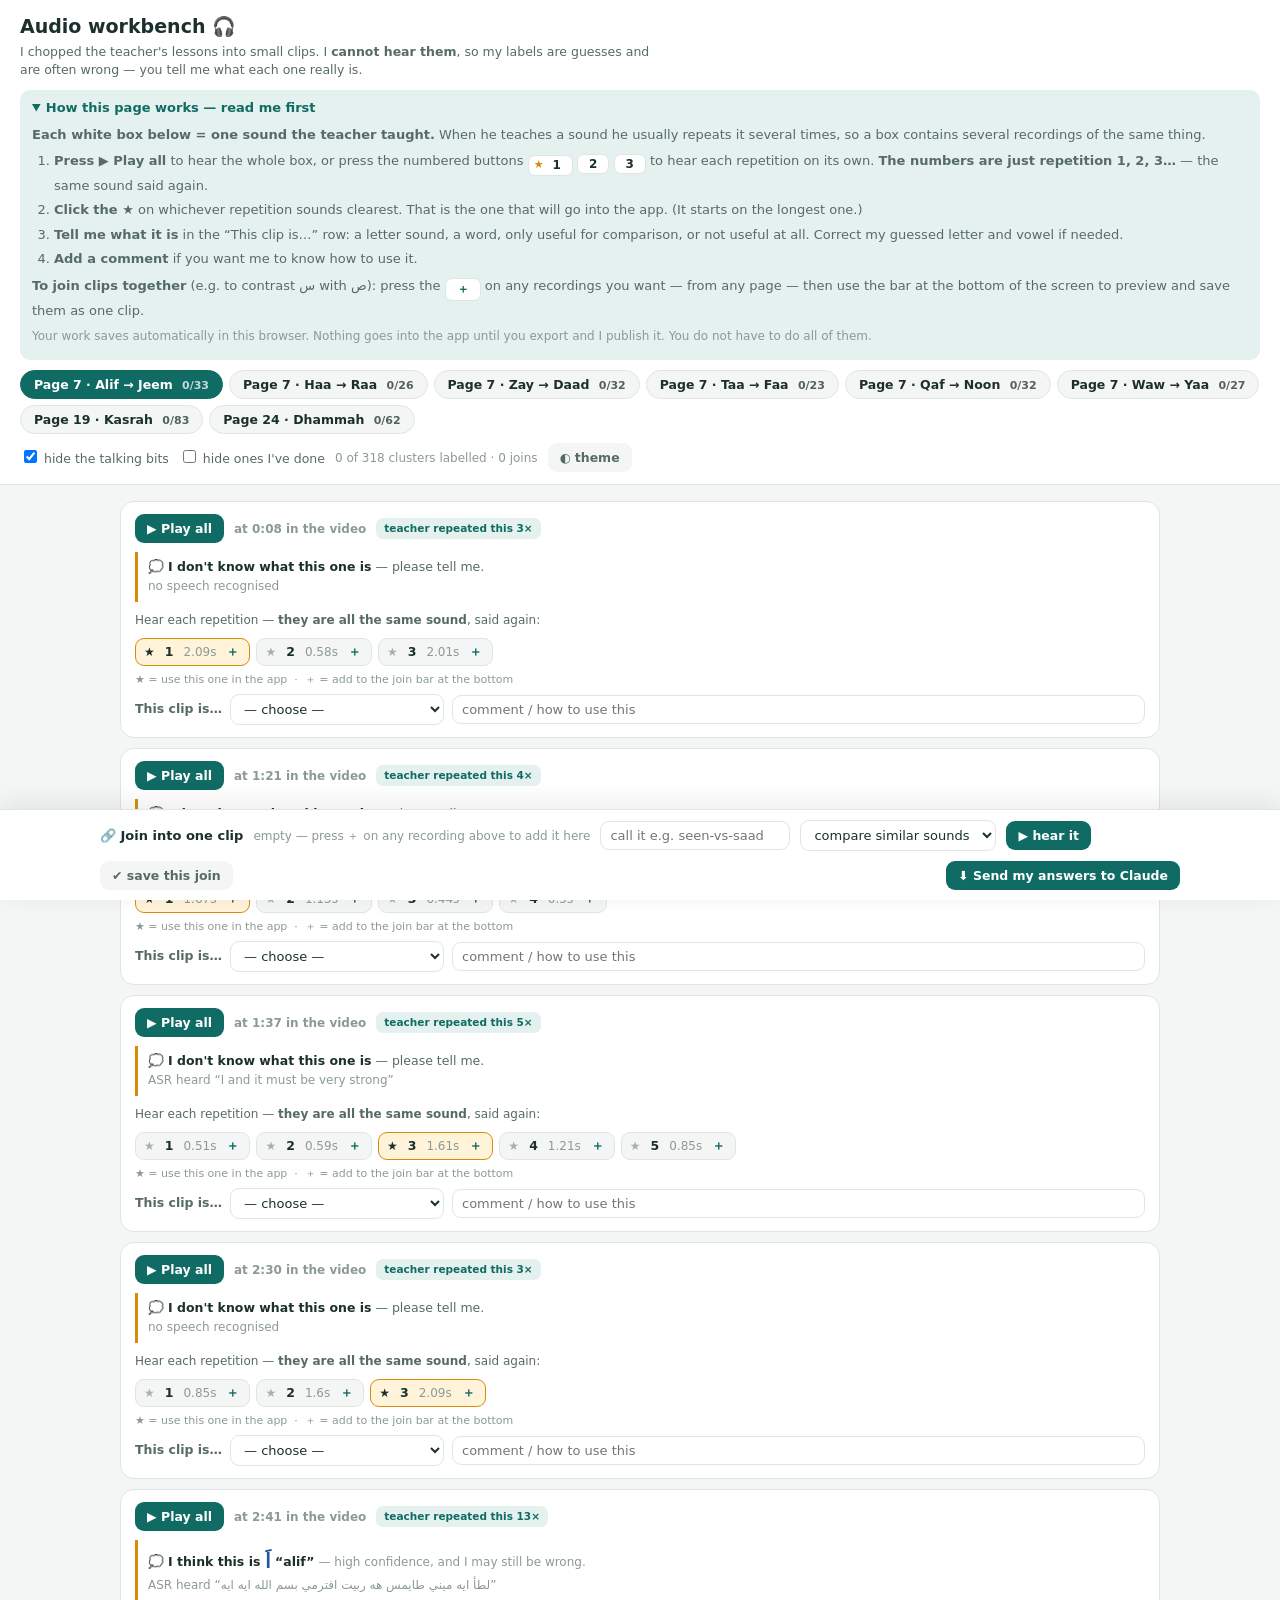
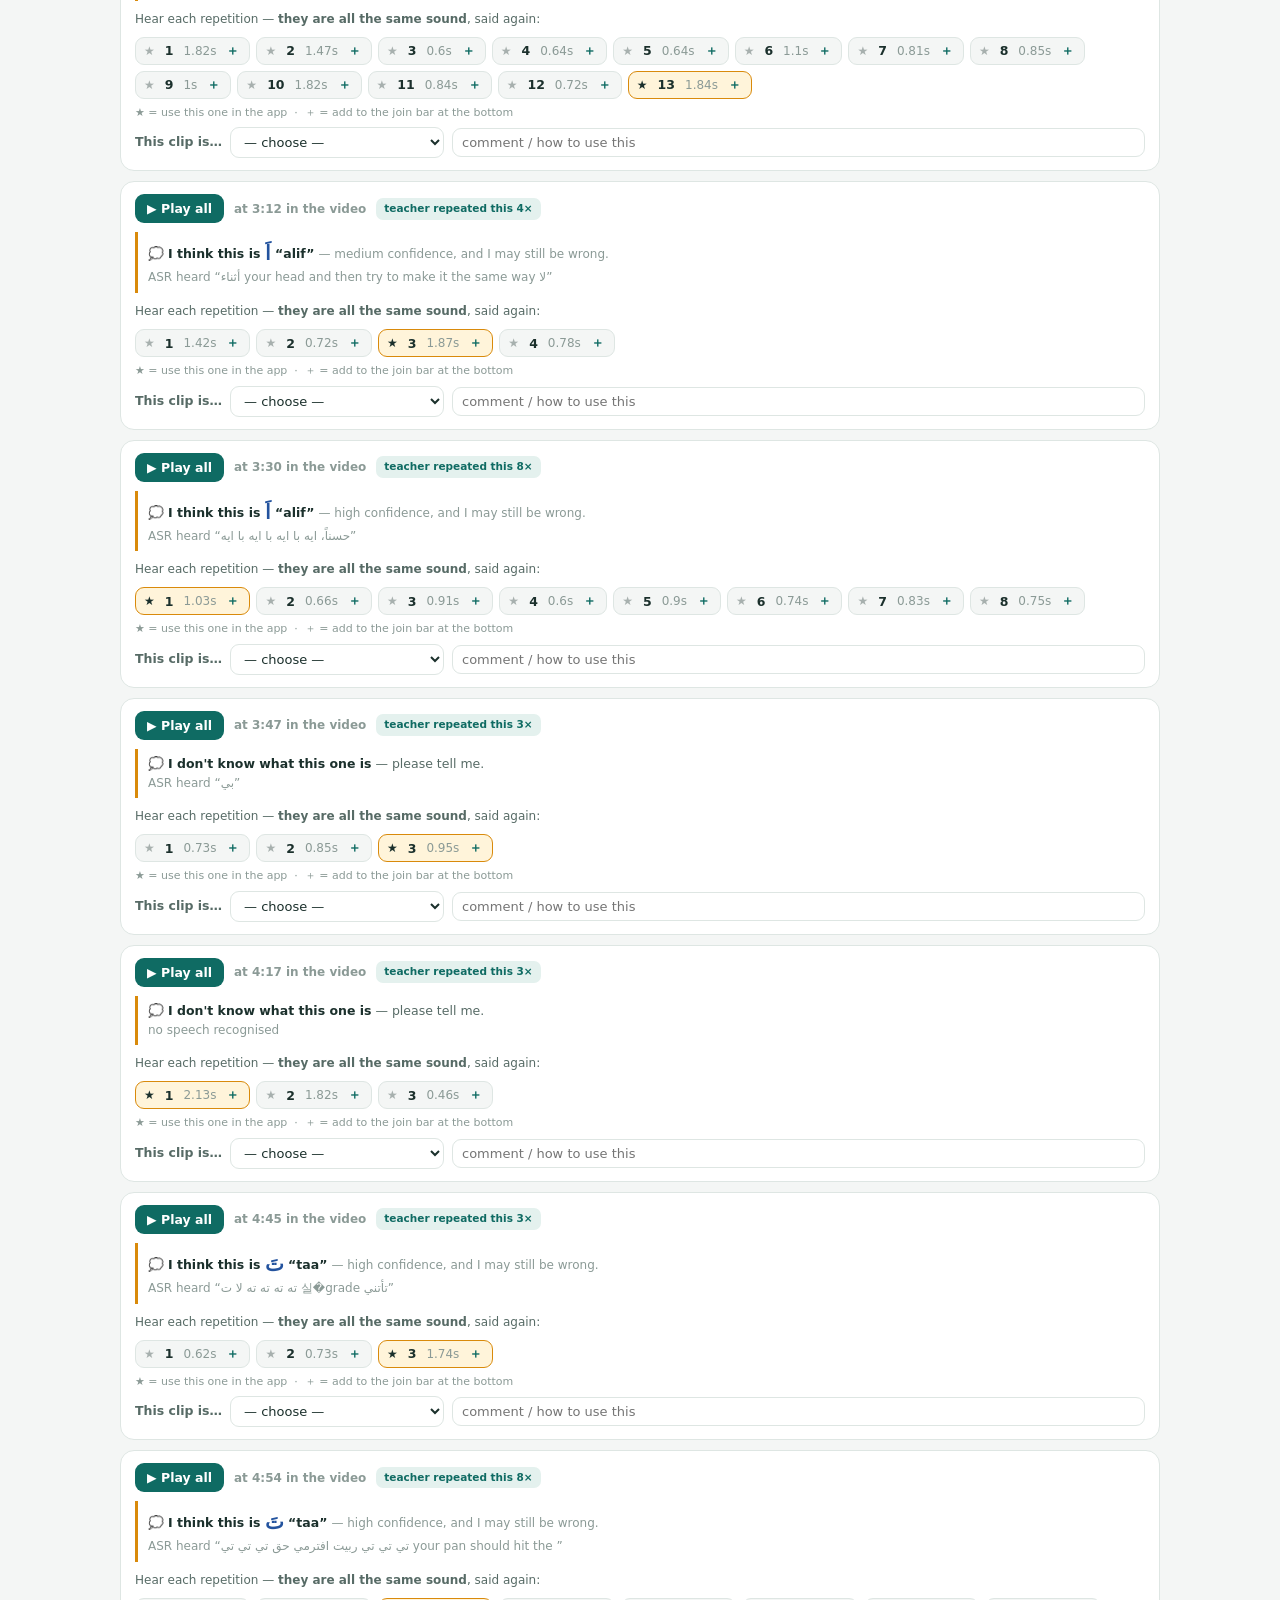
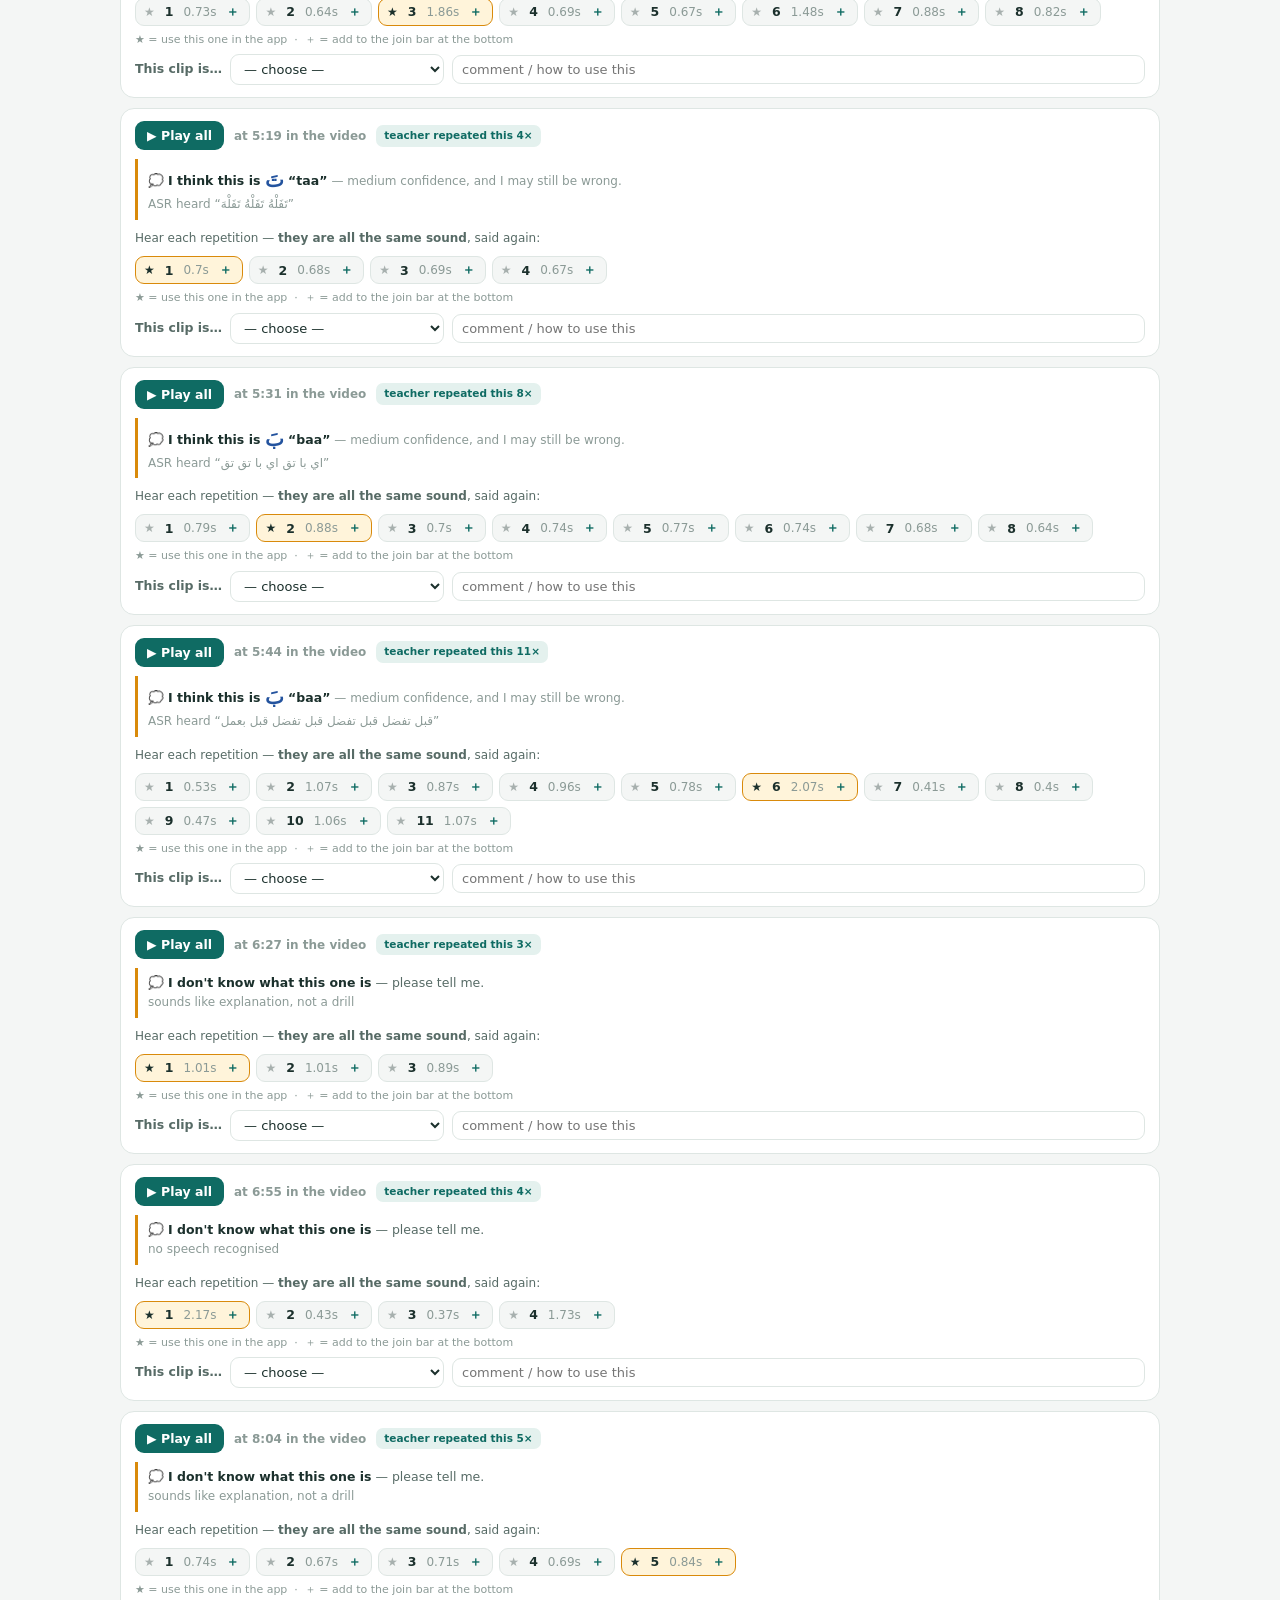
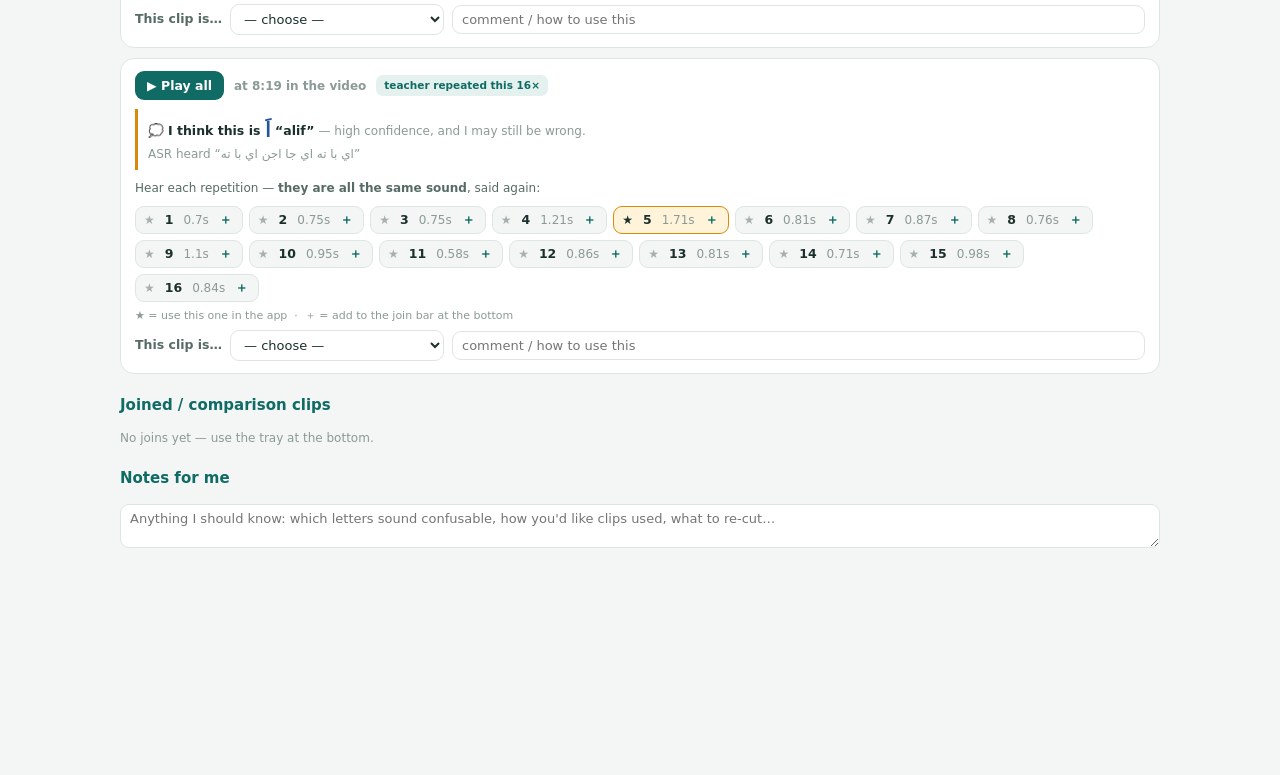
<file: pipeline/workbench.html>
<!DOCTYPE html>
<html lang="en">
<head>
<meta charset="utf-8">
<meta name="viewport" content="width=device-width, initial-scale=1">
<title>Iqra Quest — audio workbench</title>
<style>
  :root{
    --bg:#F4F6F5; --card:#fff; --ink:#1B302C; --soft:#576B66; --faint:#8B9A96;
    --line:#DEE6E3; --teal:#0F6B63; --teal-soft:#E4F1EE; --green:#2C9C63; --amber:#D98A0B;
    --red:#C0442E; --blue:#23539E; --sel:#FFF4DA;
  }
  @media (prefers-color-scheme:dark){:root{
    --bg:#0F1A18; --card:#182422; --ink:#E8F0ED; --soft:#9CB0AB; --faint:#7A8C88;
    --line:#283835; --teal:#48B9AC; --teal-soft:#12302C; --green:#4FBE84; --amber:#E9A93C;
    --red:#E8735A; --blue:#83AEEC; --sel:#33291083;}}
  :root[data-theme=dark]{--bg:#0F1A18;--card:#182422;--ink:#E8F0ED;--soft:#9CB0AB;--faint:#7A8C88;
    --line:#283835;--teal:#48B9AC;--teal-soft:#12302C;--green:#4FBE84;--amber:#E9A93C;--red:#E8735A;--blue:#83AEEC;--sel:#332910}
  *{box-sizing:border-box}
  body{margin:0;background:var(--bg);color:var(--ink);
    font-family:"Segoe UI",system-ui,-apple-system,sans-serif;line-height:1.5;font-size:15px}
  .arabic{font-family:"Noto Naskh Arabic","Traditional Arabic","Amiri",serif}
  header{position:sticky;top:0;z-index:20;background:var(--card);border-bottom:1px solid var(--line);
    padding:12px 20px}
  h1{font-size:19px;margin:0 0 2px}
  .sub{font-size:12.5px;color:var(--soft);max-width:80ch}
  .tabs{display:flex;gap:6px;flex-wrap:wrap;margin-top:10px}
  .tab{border:1px solid var(--line);background:var(--bg);color:var(--ink);border-radius:999px;
    padding:6px 13px;font-size:12.5px;font-weight:700;cursor:pointer;font-family:inherit}
  .tab.on{background:var(--teal);border-color:var(--teal);color:#fff}
  .tab .dot{font-size:11px;opacity:.75;margin-inline-start:5px}
  .toolbar{display:flex;gap:10px;align-items:center;flex-wrap:wrap;margin-top:9px;font-size:12.5px;color:var(--soft)}
  main{padding:16px 20px 220px;max-width:1080px;margin:0 auto}
  .cl{background:var(--card);border:1px solid var(--line);border-radius:14px;padding:12px 14px;margin-bottom:10px}
  .cl.done{border-color:var(--green);background:color-mix(in srgb,var(--green) 7%,var(--card))}
  .cl.skip{opacity:.5}
  .cl.other{border-style:dashed}
  .clhead{display:flex;align-items:center;gap:10px;flex-wrap:wrap}
  .badge{font-size:10.5px;font-weight:800;padding:3px 8px;border-radius:7px;background:var(--teal-soft);color:var(--teal)}
  .badge.grey{background:var(--bg);color:var(--faint)}
  .time{font-size:12px;color:var(--faint);font-weight:700;font-variant-numeric:tabular-nums}
  .guess{font-size:12.5px;color:var(--soft);margin:9px 0 0;padding:6px 0 6px 10px;
    border-inline-start:3px solid var(--amber)}
  details#help{margin-top:10px;background:var(--teal-soft);border-radius:10px;padding:8px 12px}
  details#help summary{cursor:pointer;font-weight:800;font-size:13px;color:var(--teal)}
  .help-body{font-size:13px;color:var(--soft);margin-top:6px}
  .help-body p{margin:7px 0}
  .help-body ol{margin:7px 0;padding-inline-start:22px}
  .help-body li{margin:5px 0}
  .demo{display:inline-flex;align-items:center;gap:3px;border:1px solid var(--line);
    background:var(--card);border-radius:7px;padding:1px 5px;vertical-align:-3px}
  .demo button{border:0;background:none;font-family:inherit;font-size:12px;font-weight:700;color:var(--ink)}
  .demo .star{font-size:11px;color:var(--amber)}
  .demo .add{color:var(--teal);font-weight:800}
  .dispute{margin-top:7px;padding:7px 10px;background:var(--bg);border-radius:9px;
    border:1px dashed var(--amber);font-size:12px}
  .dispute div{margin:3px 0}
  .dispute .arabic{font-size:17px;color:var(--blue)}
  .replabel{font-size:12px;color:var(--soft);margin-top:9px}
  .legend{font-size:11px;color:var(--faint);margin-top:-3px}
  .ctrl-label{font-size:12.5px;font-weight:800;color:var(--soft)}
  .guess b{color:var(--ink)}
  .guess .g-let{font-size:20px;color:var(--blue);vertical-align:-2px}
  .reps{display:flex;gap:6px;flex-wrap:wrap;margin:9px 0}
  .rep{display:flex;align-items:center;gap:4px;border:1px solid var(--line);background:var(--bg);
    border-radius:9px;padding:3px 4px 3px 8px}
  .rep.picked{border-color:var(--amber);background:var(--sel)}
  .rep button{border:0;background:none;cursor:pointer;font-family:inherit;font-size:12.5px;color:var(--ink);font-weight:700}
  .rep .star{font-size:12px;opacity:.35}
  .rep.picked .star{opacity:1}
  .rep .add{font-size:13px;color:var(--teal);font-weight:800}
  .rep.intray{outline:2px solid var(--teal)}
  .ctrls{display:flex;gap:8px;align-items:center;flex-wrap:wrap;margin-top:6px}
  select,input[type=text],textarea{font-family:inherit;font-size:13px;padding:6px 9px;border-radius:9px;
    border:1px solid var(--line);background:var(--card);color:var(--ink)}
  textarea{width:100%;min-height:38px;resize:vertical;margin-top:7px}
  button.act{border:0;border-radius:9px;padding:7px 12px;font-size:12.5px;font-weight:800;
    cursor:pointer;font-family:inherit}
  .play{background:var(--teal);color:#fff}
  .ghost{background:var(--bg);color:var(--soft);border:1px solid var(--line)}
  .tray{position:fixed;left:0;right:0;bottom:0;z-index:30;background:var(--card);
    border-top:1px solid var(--line);padding:10px 20px;box-shadow:0 -6px 24px rgba(0,0,0,.08)}
  .tray-in{max-width:1080px;margin:0 auto;display:flex;gap:10px;align-items:center;flex-wrap:wrap}
  .chips{display:flex;gap:5px;flex-wrap:wrap}
  .chip{background:var(--teal-soft);color:var(--teal);border-radius:8px;padding:3px 8px;font-size:11.5px;font-weight:800}
  .chip button{border:0;background:none;color:var(--red);cursor:pointer;font-weight:800;font-family:inherit}
  .muted{color:var(--faint);font-size:12px}
  .joins{margin-top:14px}
  .join{background:var(--card);border:1px solid var(--line);border-left:4px solid var(--amber);
    border-radius:0 12px 12px 0;padding:9px 12px;margin-bottom:7px;font-size:13px}
  h2{font-size:15px;margin:20px 0 8px;color:var(--teal)}
  .sec{font-size:12px;color:var(--faint);font-weight:800;text-transform:uppercase;letter-spacing:.07em;margin:18px 0 6px}
  code{background:var(--teal-soft);color:var(--teal);padding:2px 6px;border-radius:5px;font-size:12px}
</style>
</head>
<body>
<header>
  <h1>Audio workbench 🎧</h1>
  <div class="sub">I chopped the teacher's lessons into small clips. I <b>cannot hear them</b>, so
  my labels are guesses and are often wrong — you tell me what each one really is.</div>
  <details id="help" open>
    <summary>How this page works — read me first</summary>
    <div class="help-body">
      <p><b>Each white box below = one sound the teacher taught.</b> When he teaches a sound he
      usually repeats it several times, so a box contains several recordings of the same thing.</p>
      <ol>
        <li><b>Press ▶ Play all</b> to hear the whole box, or press the numbered buttons
        <span class="demo"><span class="star">★</span><button>1</button></span>
        <span class="demo"><button>2</button></span>
        <span class="demo"><button>3</button></span>
        to hear each repetition on its own. <b>The numbers are just repetition 1, 2, 3…</b> —
        the same sound said again.</li>
        <li><b>Click the ★</b> on whichever repetition sounds clearest. That is the one that will
        go into the app. (It starts on the longest one.)</li>
        <li><b>Tell me what it is</b> in the “This clip is…” row: a letter sound, a word, only
        useful for comparison, or not useful at all. Correct my guessed letter and vowel if needed.</li>
        <li><b>Add a comment</b> if you want me to know how to use it.</li>
      </ol>
      <p><b>To join clips together</b> (e.g. to contrast س with ص): press the
      <span class="demo"><button class="add">＋</button></span> on any recordings you want — from
      any page — then use the bar at the bottom of the screen to preview and save them as one clip.</p>
      <p class="muted">Your work saves automatically in this browser. Nothing goes into the app
      until you export and I publish it. You do not have to do all of them.</p>
    </div>
  </details>
  <div class="tabs" id="tabs"></div>
  <div class="toolbar">
    <label title="Hides clips that sound like the teacher explaining rather than drilling a sound">
      <input type="checkbox" id="only-drill" checked> hide the talking bits</label>
    <label title="Hides boxes you have already answered"><input type="checkbox" id="hide-done"> hide ones I've done</label>
    <span id="progress" class="muted"></span>
    <button class="act ghost" id="theme">◐ theme</button>
  </div>
</header>
<main>
  <div id="list"></div>
  <div class="joins">
    <h2>Joined / comparison clips</h2>
    <div id="joinlist"></div>
  </div>
  <h2>Notes for me</h2>
  <textarea id="notes" placeholder="Anything I should know: which letters sound confusable, how you'd like clips used, what to re-cut…"></textarea>
</main>

<div class="tray">
  <div class="tray-in">
    <b style="font-size:13px" title="Clips added here get glued into one audio file">🔗 Join into one clip</b>
    <div class="chips" id="tray"><span class="muted">empty — press ＋ on any recording above to add it here</span></div>
    <input type="text" id="jname" placeholder="call it e.g. seen-vs-saad" style="width:190px">
    <select id="juse">
      <option value="compare-sound">compare similar sounds</option>
      <option value="compare-shape">compare similar shapes</option>
      <option value="sequence">letter sequence</option>
      <option value="word">word / phrase</option>
      <option value="other">other</option>
    </select>
    <button class="act play" id="jplay" title="Hear the clips one after another">▶ hear it</button>
    <button class="act ghost" id="jadd">✔ save this join</button>
    <span style="flex:1"></span>
    <button class="act play" id="export" title="Downloads your answers — put the file in the pipeline folder and tell Claude">⬇ Send my answers to Claude</button>
  </div>
</div>

<script>
const LETTERS = {'ا':'alif','ب':'baa','ت':'taa','ث':'thaa','ج':'jeem','ح':'haa','خ':'khaa','د':'dal',
 'ذ':'thal','ر':'raa','ز':'zay','س':'seen','ش':'sheen','ص':'saad','ض':'daad','ط':'taaheavy','ظ':'dhaa',
 'ع':'ayn','غ':'ghayn','ف':'faa','ق':'qaf','ك':'kaf','ل':'lam','م':'meem','ن':'noon','ه':'ha','و':'waw','ي':'yaa'};
const MARK = {fathah:'َ', kasrah:'ِ', dhammah:'ُ'};
const KEY = 'iqra-workbench';
let DATA = null, cur = 0;
let S = JSON.parse(localStorage.getItem(KEY) || '{}');
S.clips = S.clips || {}; S.joins = S.joins || []; S.notes = S.notes || ''; S.picks = S.picks || {};
let tray = [];
const save = () => localStorage.setItem(KEY, JSON.stringify(S));

if (localStorage.getItem('wb-theme')) document.documentElement.dataset.theme = localStorage.getItem('wb-theme');
document.getElementById('theme').onclick = () => {
  const d = document.documentElement.dataset.theme === 'dark' ? 'light' : 'dark';
  document.documentElement.dataset.theme = d; localStorage.setItem('wb-theme', d);
};

fetch('clips.json').then(r => r.json()).then(d => { DATA = d; drawTabs(); draw(); drawJoins();
  document.getElementById('notes').value = S.notes; })
  .catch(() => document.getElementById('list').innerHTML =
    '<p>Could not load <code>clips.json</code>. Run <code>python workbench.py build</code>, then serve this folder: <code>python -m http.server 8700 --directory pipeline</code></p>');

document.getElementById('notes').oninput = e => { S.notes = e.target.value; save(); };
document.getElementById('only-drill').onchange = draw;
document.getElementById('hide-done').onchange = draw;

function drawTabs() {
  const t = document.getElementById('tabs'); t.innerHTML = '';
  DATA.lessons.forEach((L, i) => {
    const n = L.clusters.filter(c => S.clips[c.id]).length;
    const b = document.createElement('button');
    b.className = 'tab' + (i === cur ? ' on' : '');
    b.innerHTML = `${L.title} <span class="dot">${n}/${L.clusters.length}</span>`;
    b.onclick = () => { cur = i; drawTabs(); draw(); };
    t.appendChild(b);
  });
}
const fmt = s => `${Math.floor(s/60)}:${String(Math.round(s%60)).padStart(2,'0')}`;

function playSeq(files, gap = 0.45) {
  let i = 0;
  const next = () => {
    if (i >= files.length) return;
    const a = new Audio(files[i++]);
    a.onended = () => setTimeout(next, gap * 1000);
    a.play().catch(() => {});
  };
  next();
}

function draw() {
  const L = DATA.lessons[cur], list = document.getElementById('list');
  const onlyDrill = document.getElementById('only-drill').checked;
  const hideDone = document.getElementById('hide-done').checked;
  list.innerHTML = '';
  let shown = 0;
  for (const c of L.clusters) {
    if (onlyDrill && !c.likelyDrill) continue;
    if (hideDone && S.clips[c.id]) continue;
    shown++;
    const lab = S.clips[c.id] || {};
    const div = document.createElement('div');
    div.className = 'cl' + (lab.kind && lab.kind !== 'skip' ? ' done' : '')
      + (lab.kind === 'skip' ? ' skip' : '') + (c.likelyDrill ? '' : ' other');
    const g = c.guess || {};
    // Only offer a guess when there is real evidence — a low-confidence guess is noise
    // and guessing wrongly is what misled the labelling last time.
    const confident = g.letter && g.conf !== 'low';
    const gw = c.guessWord;
    let gTxt;
    if (gw) {
      gTxt = `💭 <b>I think this is the word
        <span class="g-let arabic">${gw.word}</span></b>
        <span class="muted">— ${gw.conf} confidence (match ${gw.ratio}).</span>
        <br><span class="muted">${g.why || ''}</span>`;
    } else if (confident) {
      gTxt = `💭 <b>I think this is <span class="g-let arabic">${g.letter}${MARK[L.vowel]}</span>
         “${LETTERS[g.letter]}”</b> <span class="muted">— ${g.conf} confidence, and I may still be
         wrong.</span><br><span class="muted">${g.why || ''}</span>`;
    } else {
      gTxt = `💭 <b>I don't know what this one is</b> — please tell me.
         ${g.why ? `<br><span class="muted">${g.why}</span>` : ''}`;
    }
    // When my two methods disagree, show BOTH readings so you can settle it.
    if (c.speech === 'unsure' && (c.arText || c.enText)) {
      gTxt += `<div class="dispute"><b>⚖ My two methods disagreed:</b>
        <div>read as <b>Arabic</b> → <span class="arabic">${c.arText || '—'}</span></div>
        <div>read as <b>English</b> → “${c.enText || '—'}”</div>
        <span class="muted">Whichever sounds right tells me if this is a drill or just talking.</span></div>`;
    }
    div.innerHTML = `
      <div class="clhead">
        <button class="act play" data-all>▶ Play all</button>
        <span class="time">at ${fmt(c.start)} in the video</span>
        <span class="badge${c.likelyDrill ? '' : ' grey'}">${c.likelyDrill
          ? `teacher repeated this ${c.n}×` : 'probably just talking'}</span>
      </div>
      <div class="guess">${gTxt}</div>
      <div class="replabel">Hear each repetition — <b>they are all the same sound</b>, said again:</div>
      <div class="reps"></div>
      <div class="legend">★ = use this one in the app &nbsp;·&nbsp; ＋ = add to the join bar at the bottom</div>
      <div class="ctrls">
        <span class="ctrl-label">This clip is…</span>
        <select data-kind>
          <option value="">— choose —</option>
          <option value="letter">a letter sound</option>
          <option value="word">a word / phrase</option>
          <option value="compare">only useful for comparison</option>
          <option value="skip">not useful — ignore it</option>
        </select>
        <select data-letter><option value="">letter…</option>${
          Object.entries(LETTERS).map(([l, k]) => `<option value="${l}">${l} · ${k}</option>`).join('')}</select>
        <select data-vowel>${['fathah','kasrah','dhammah'].map(v =>
          `<option value="${v}" ${v === L.vowel ? 'selected' : ''}>${v}</option>`).join('')}</select>
        <input class="arabic" type="text" data-word placeholder="type the word…" style="width:130px;font-size:17px;display:none">
        <input type="text" data-comment placeholder="comment / how to use this" style="flex:1;min-width:180px">
      </div>`;
    // repetitions
    const reps = div.querySelector('.reps');
    const picked = S.picks[c.id] ?? c.reps.reduce((b, r, i) => c.reps[b].dur >= r.dur ? b : i, 0);
    c.reps.forEach((r, i) => {
      const el = document.createElement('span');
      el.className = 'rep' + (i === picked ? ' picked' : '') + (tray.includes(r.id) ? ' intray' : '');
      el.innerHTML = `<span class="star">★</span><button data-play>${i + 1}</button>
                      <span class="muted">${r.dur}s</span><button class="add" data-add>＋</button>`;
      el.querySelector('[data-play]').onclick = () => new Audio('clips/' + r.file).play().catch(() => {});
      el.querySelector('.star').onclick = () => { S.picks[c.id] = i; save(); draw(); };
      el.querySelector('[data-add]').onclick = () => {
        if (!tray.includes(r.id)) tray.push(r.id);
        drawTray(); draw();
      };
      reps.appendChild(el);
    });
    div.querySelector('[data-all]').onclick = () => playSeq(c.reps.map(r => 'clips/' + r.file), 0.3);
    // controls
    const kind = div.querySelector('[data-kind]'), letter = div.querySelector('[data-letter]');
    const vowel = div.querySelector('[data-vowel]'), comment = div.querySelector('[data-comment]');
    const wordIn = div.querySelector('[data-word]');
    kind.value = lab.kind || '';
    letter.value = lab.letter || (confident ? g.letter : '');
    vowel.value = lab.vowel || L.vowel;
    comment.value = lab.comment || '';
    wordIn.value = lab.word || '';
    const syncFields = () => {
      const isWord = kind.value === 'word';
      wordIn.style.display = isWord ? '' : 'none';
      letter.style.display = (kind.value === 'letter' || kind.value === 'compare') ? '' : 'none';
      vowel.style.display = letter.style.display;
    };
    syncFields();
    const commit = () => {
      if (!kind.value) { delete S.clips[c.id]; }
      else {
        const rep = c.reps[S.picks[c.id] ?? picked];
        S.clips[c.id] = {kind: kind.value, letter: letter.value || null, vowel: vowel.value,
                         word: wordIn.value.trim() || null, comment: comment.value,
                         take: rep.id, page: L.page, asr: c.asr};
      }
      // reflect state inline — a full redraw here would lose scroll position
      div.classList.toggle('done', !!kind.value && kind.value !== 'skip');
      div.classList.toggle('skip', kind.value === 'skip');
      save(); drawTabs(); progress();
    };
    kind.onchange = () => { syncFields(); commit(); };
    letter.onchange = vowel.onchange = commit;
    comment.oninput = wordIn.oninput = commit;
    list.appendChild(div);
  }
  if (!shown) list.innerHTML = '<p class="muted">Nothing to show with these filters.</p>';
  progress();
}
function progress() {
  const all = DATA.lessons.flatMap(l => l.clusters);
  const done = all.filter(c => S.clips[c.id]).length;
  document.getElementById('progress').textContent =
    `${done} of ${all.length} clusters labelled · ${S.joins.length} joins`;
}
function drawTray() {
  const t = document.getElementById('tray');
  if (!tray.length) { t.innerHTML = '<span class="muted">click ➕ on any clip to add it</span>'; return; }
  t.innerHTML = '';
  tray.forEach((id, i) => {
    const s = document.createElement('span');
    s.className = 'chip';
    s.innerHTML = `${id} <button>✕</button>`;
    s.querySelector('button').onclick = () => { tray.splice(i, 1); drawTray(); draw(); };
    t.appendChild(s);
  });
}
function fileFor(id) {
  const [tag, ci, ri] = id.split('-');
  return `clips/${tag}/${ci}_${ri}.mp3`;
}
document.getElementById('jplay').onclick = () => playSeq(tray.map(fileFor), 0.45);
document.getElementById('jadd').onclick = () => {
  if (tray.length < 1) return alert('Add some clips to the tray first.');
  const name = document.getElementById('jname').value.trim() || ('join-' + (S.joins.length + 1));
  S.joins.push({name, clips: [...tray], use: document.getElementById('juse').value, gap: 0.45, comment: ''});
  tray = []; document.getElementById('jname').value = '';
  save(); drawTray(); drawJoins(); progress();
};
function drawJoins() {
  const w = document.getElementById('joinlist');
  if (!S.joins.length) { w.innerHTML = '<p class="muted">No joins yet — use the tray at the bottom.</p>'; return; }
  w.innerHTML = '';
  S.joins.forEach((j, i) => {
    const d = document.createElement('div');
    d.className = 'join';
    d.innerHTML = `<b>${j.name}</b> <span class="muted">${j.use} · ${j.clips.length} clips</span>
      <button class="act play" data-p>▶</button> <button class="act ghost" data-x>remove</button>
      <input type="text" placeholder="what is this for?" value="${j.comment || ''}" style="width:100%;margin-top:6px">`;
    d.querySelector('[data-p]').onclick = () => playSeq(j.clips.map(fileFor), j.gap);
    d.querySelector('[data-x]').onclick = () => { S.joins.splice(i, 1); save(); drawJoins(); progress(); };
    d.querySelector('input').oninput = e => { j.comment = e.target.value; save(); };
    w.appendChild(d);
  });
}
document.getElementById('export').onclick = () => {
  const clips = {};
  for (const [cid, lab] of Object.entries(S.clips)) {
    if (!lab || !lab.kind || lab.kind === 'skip') continue;
    clips[lab.take || cid] = lab;          // key by the chosen take so publish can find the file
  }
  const blob = new Blob([JSON.stringify({clips, joins: S.joins, notes: S.notes, picks: S.picks}, null, 1)],
                        {type: 'application/json'});
  const a = document.createElement('a');
  a.href = URL.createObjectURL(blob); a.download = 'labels.json'; a.click();
};
</script>
</body>
</html>
</file>
